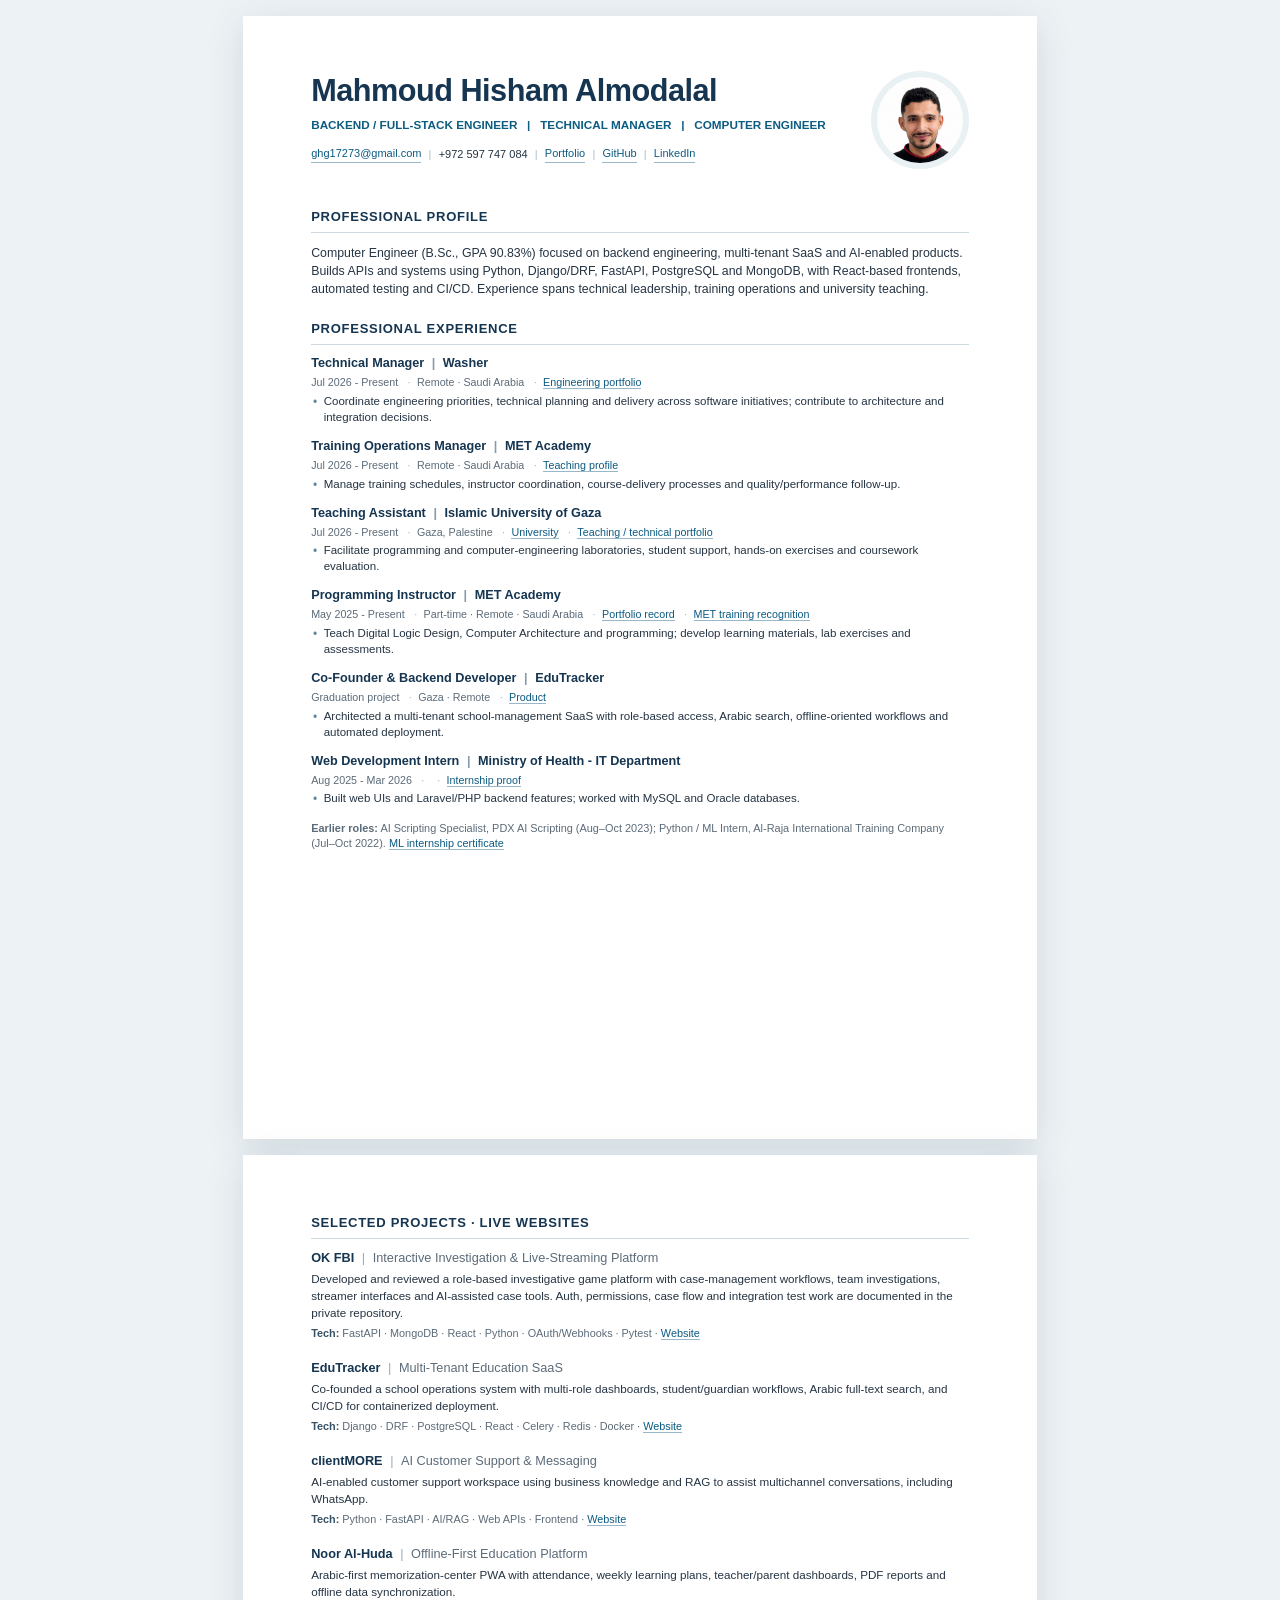
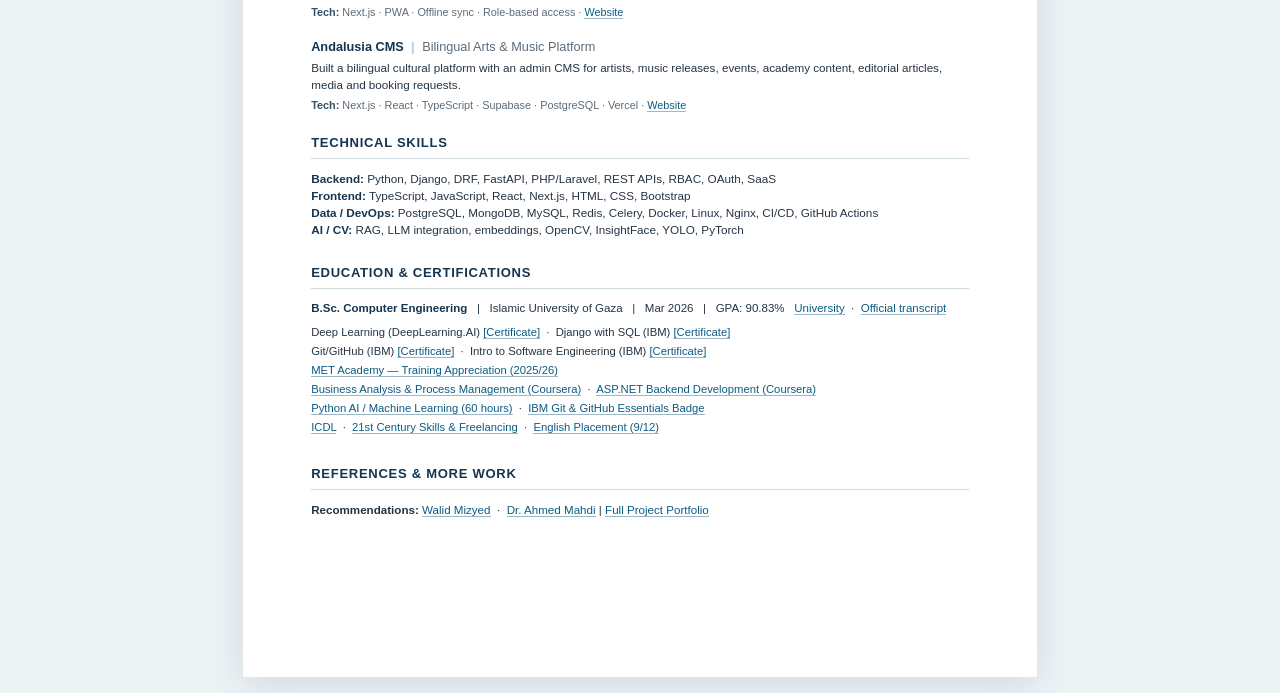
<file: professional-cv.html>
<!DOCTYPE html>
<html lang="en"><head><meta charset="utf-8"><meta name="viewport" content="width=device-width, initial-scale=1">
<title>Mahmoud Hisham Almodalal | Professional Resume</title>
<style>
:root{--navy:#153551;--accent:#0d5d82;--ink:#253443;--muted:#5c6b79;--rule:#cdd9e1}
*{box-sizing:border-box}
@page{size:A4;margin:0}
html,body{margin:0;padding:0;background:#edf2f5;color:var(--ink);font-family:Inter,Arial,Helvetica,sans-serif}
a{color:#0c5b82;text-decoration:none;border-bottom:.6px solid #98b8c9}
.page{background:#fff;width:210mm;min-height:297mm;padding:15mm 18mm 14mm;margin:0 auto;overflow:hidden;break-after:page;page-break-after:always}
.page:last-child{break-after:auto;page-break-after:auto}
.header{position:relative;min-height:29mm;padding:0 29mm 0 0;margin:0 0 7mm}
.name{font-size:23pt;color:var(--navy);font-weight:760;letter-spacing:-.5px;line-height:1.11;white-space:nowrap;margin:0 0 2.5mm}
.subtitle{font:700 8.8pt/1.5 Inter,Arial,sans-serif;color:var(--accent);white-space:normal;margin-bottom:3mm}
.contact{display:flex;align-items:center;flex-wrap:wrap;font-size:8.25pt;line-height:1.5;gap:1.9mm;white-space:normal}
.contact .sep{color:#a8bbc8}
.avatar{position:absolute;top:-.5mm;right:0;width:26mm;height:26mm;overflow:hidden;border-radius:50%;border:1.7mm solid #eaf1f5;background:#eef4f7}
.avatar img{width:100%;height:100%;object-fit:cover;object-position:center 18%}
.sechead{display:block;border-bottom:1px solid var(--rule);font:750 9.8pt/1.3 Inter,Arial,sans-serif;letter-spacing:.7px;color:var(--navy);text-transform:uppercase;padding-bottom:1.6mm;margin:0 0 3mm}
.sechead:after{content:none}
.profile{font:400 9.25pt/1.47 Inter,Arial,sans-serif;margin:0 0 6mm}
.experience{position:static;padding:0;margin:0;border:0}
.job{border:0;position:relative;margin:0 0 3.5mm;padding:0;break-inside:avoid}
.job:before{content:none}
.role{display:flex;gap:2mm;align-items:baseline;white-space:normal;font:600 9.5pt/1.25 Inter,Arial,sans-serif;color:var(--navy);margin:0 0 .8mm}
.role strong{color:var(--navy)}
.role .bar{color:#879aa9}
.jobmeta{font:400 8.05pt/1.4 Inter,Arial,sans-serif;display:flex;flex-wrap:wrap;align-items:center;gap:1.7mm;color:var(--muted);margin:0 0 1mm}
.meta{display:inline;padding:0}
.meta.chip{background:none;padding:0;color:var(--muted)}
.meta:not(:last-child):after{content:" · ";color:#a3b4c0;margin-left:1.7mm}
.jobdesc{font:400 8.65pt/1.38 Inter,Arial,sans-serif;padding-left:3.3mm;position:relative}
.jobdesc:before{content:"•";font-size:9pt;color:#6287a2;left:.5mm;position:absolute}
.earlier{font:400 8.2pt/1.42 Inter,Arial,sans-serif;color:var(--muted);margin:1.1mm 0 0}
.page.two{padding-top:16mm}
.project{margin:0 0 5.15mm;break-inside:avoid}
.project-title{display:flex;flex-wrap:wrap;align-items:baseline;gap:2mm;font:500 9.55pt/1.32 Inter,Arial,sans-serif;color:var(--muted);margin:0 0 1.1mm}
.project-title strong{color:var(--navy);font-weight:750}
.project-title span{color:#98a9b6}
.project p{font:400 8.75pt/1.43 Inter,Arial,sans-serif;margin:0 0 1.2mm}
.tech{font:400 8.15pt/1.35 Inter,Arial,sans-serif;color:var(--muted)}
.tech strong{color:#365166}
.skills-sec{margin-top:6mm}
.skill{font:400 8.8pt/1.45 Inter,Arial,sans-serif}
.skill strong{color:var(--navy)}
.edu-sec{margin-top:7mm}
.edu{font:400 8.65pt/1.4 Inter,Arial,sans-serif;margin:0 0 2mm}
.edu strong{color:var(--navy)}
.cert{font:400 8.45pt/1.52 Inter,Arial,sans-serif;margin-bottom:.5mm}
.refs-sec{margin-top:8mm}
.refs{font:400 8.7pt/1.4 Inter,Arial,sans-serif}
@media screen{.page{box-shadow:0 8px 36px #24415b22;margin:16px auto}}
@media print{html,body{background:white}.page{box-shadow:none;margin:0;print-color-adjust:exact;-webkit-print-color-adjust:exact}}
</style></head><body>
<main>
<section class="page one">
<header class="header">
<h1 class="name">Mahmoud Hisham Almodalal</h1>
<div class="subtitle">BACKEND / FULL-STACK ENGINEER &nbsp; | &nbsp; TECHNICAL MANAGER &nbsp; | &nbsp; COMPUTER ENGINEER</div>
<div class="contact"><a class="mail" href="mailto:ghg17273@gmail.com">ghg17273@gmail.com</a><span class="sep">|</span><span>+972 597 747 084</span><span class="sep">|</span><a href="https://mahmoud-almoudalal.me/">Portfolio</a><span class="sep">|</span><a href="https://github.com/MahmoudAlmodalal">GitHub</a><span class="sep">|</span><a href="https://www.linkedin.com/in/mahmoud-almodalal-7a296a360">LinkedIn</a></div>
<div class="avatar"><img src="[data-uri]" alt="Professional portrait of Mahmoud Almodalal"></div>
</header>
<section><h2 class="sechead">PROFESSIONAL PROFILE</h2><p class="profile">Computer Engineer (B.Sc., GPA 90.83%) focused on backend engineering, multi-tenant SaaS and AI-enabled products. Builds APIs and systems using Python, Django/DRF, FastAPI, PostgreSQL and MongoDB, with React-based frontends, automated testing and CI/CD. Experience spans technical leadership, training operations and university teaching.</p></section>
<section><h2 class="sechead">PROFESSIONAL EXPERIENCE</h2><div class="experience"><article class="job"><div class="role"><strong>Technical Manager</strong><span class="bar">|</span><span>Washer</span></div><div class="jobmeta"><span class="meta chip">Jul 2026 - Present</span><span class="meta location">Remote · Saudi Arabia</span><span class="meta"><a class="meta-link" href="https://mahmoud-almoudalal.me/">Engineering portfolio</a></span></div><div class="jobdesc">Coordinate engineering priorities, technical planning and delivery across software initiatives; contribute to architecture and integration decisions.</div></article><article class="job"><div class="role"><strong>Training Operations Manager</strong><span class="bar">|</span><span>MET Academy</span></div><div class="jobmeta"><span class="meta chip">Jul 2026 - Present</span><span class="meta location">Remote · Saudi Arabia</span><span class="meta"><a class="meta-link" href="https://mahmoud-almoudalal.me/#experience">Teaching profile</a></span></div><div class="jobdesc">Manage training schedules, instructor coordination, course-delivery processes and quality/performance follow-up.</div></article><article class="job"><div class="role"><strong>Teaching Assistant</strong><span class="bar">|</span><span>Islamic University of Gaza</span></div><div class="jobmeta"><span class="meta chip">Jul 2026 - Present</span><span class="meta location">Gaza, Palestine</span><span class="meta"><a class="meta-link" href="https://www.iugaza.edu.ps/">University</a></span><span class="meta"><a class="meta-link" href="https://mahmoud-almoudalal.me/">Teaching / technical portfolio</a></span></div><div class="jobdesc">Facilitate programming and computer-engineering laboratories, student support, hands-on exercises and coursework evaluation.</div></article><article class="job"><div class="role"><strong>Programming Instructor</strong><span class="bar">|</span><span>MET Academy</span></div><div class="jobmeta"><span class="meta chip">May 2025 - Present</span><span class="meta location">Part-time · Remote · Saudi Arabia</span><span class="meta"><a class="meta-link" href="https://mahmoud-almoudalal.me/#experience">Portfolio record</a></span><span class="meta"><a class="meta-link" href="https://drive.google.com/file/d/1XfsGUthJqXFpSu-G3zDeHFc1phFqAAWh/view?usp=drivesdk">MET training recognition</a></span></div><div class="jobdesc">Teach Digital Logic Design, Computer Architecture and programming; develop learning materials, lab exercises and assessments.</div></article><article class="job"><div class="role"><strong>Co-Founder &amp; Backend Developer</strong><span class="bar">|</span><span>EduTracker</span></div><div class="jobmeta"><span class="meta chip">Graduation project</span><span class="meta location">Gaza · Remote</span><span class="meta"><a class="meta-link" href="https://edutracker.site/">Product</a></span></div><div class="jobdesc">Architected a multi-tenant school-management SaaS with role-based access, Arabic search, offline-oriented workflows and automated deployment.</div></article><article class="job"><div class="role"><strong>Web Development Intern</strong><span class="bar">|</span><span>Ministry of Health - IT Department</span></div><div class="jobmeta"><span class="meta chip">Aug 2025 - Mar 2026</span><span class="meta location"></span><span class="meta"><a class="meta-link" href="https://drive.google.com/file/d/1H_FdSsaltjV1vTKjU2tUGsFjHvarKGod/view?usp=drivesdk">Internship proof</a></span></div><div class="jobdesc">Built web UIs and Laravel/PHP backend features; worked with MySQL and Oracle databases.</div></article><div class="earlier"><strong>Earlier roles:</strong> AI Scripting Specialist, PDX AI Scripting (Aug–Oct 2023); Python / ML Intern, Al-Raja International Training Company (Jul–Oct 2022).  <a href="https://drive.google.com/file/d/1RlaWqB8QyC5B2vpcOuQ_T5vArafchTEE/view?usp=drivesdk" target="_blank" rel="noopener noreferrer">ML internship certificate</a></div></div></section>
</section>
<section class="page two">
<section><h2 class="sechead">SELECTED PROJECTS · LIVE WEBSITES</h2><article class="project"><div class="project-title"><strong>OK FBI</strong><span>|</span>Interactive Investigation &amp; Live-Streaming Platform</div><p>Developed and reviewed a role-based investigative game platform with case-management workflows, team investigations, streamer interfaces and AI-assisted case tools. Auth, permissions, case flow and integration test work are documented in the private repository.</p><div class="tech"><strong>Tech:</strong> FastAPI · MongoDB · React · Python · OAuth/Webhooks · Pytest   ·   <a href="https://okfbi.com/" target="_blank" rel="noopener noreferrer">Website</a></div></article><article class="project"><div class="project-title"><strong>EduTracker</strong><span>|</span>Multi-Tenant Education SaaS</div><p>Co-founded a school operations system with multi-role dashboards, student/guardian workflows, Arabic full-text search, and CI/CD for containerized deployment.</p><div class="tech"><strong>Tech:</strong> Django · DRF · PostgreSQL · React · Celery · Redis · Docker   ·   <a href="https://edutracker.site/" target="_blank" rel="noopener noreferrer">Website</a></div></article><article class="project"><div class="project-title"><strong>clientMORE</strong><span>|</span>AI Customer Support &amp; Messaging</div><p>AI-enabled customer support workspace using business knowledge and RAG to assist multichannel conversations, including WhatsApp.</p><div class="tech"><strong>Tech:</strong> Python · FastAPI · AI/RAG · Web APIs · Frontend   ·   <a href="https://more-client-bay.vercel.app" target="_blank" rel="noopener noreferrer">Website</a></div></article><article class="project"><div class="project-title"><strong>Noor Al-Huda</strong><span>|</span>Offline-First Education Platform</div><p>Arabic-first memorization-center PWA with attendance, weekly learning plans, teacher/parent dashboards, PDF reports and offline data synchronization.</p><div class="tech"><strong>Tech:</strong> Next.js · PWA · Offline sync · Role-based access   ·   <a href="https://nooralhodaa.vercel.app/login" target="_blank" rel="noopener noreferrer">Website</a></div></article><article class="project"><div class="project-title"><strong>Andalusia CMS</strong><span>|</span>Bilingual Arts &amp; Music Platform</div><p>Built a bilingual cultural platform with an admin CMS for artists, music releases, events, academy content, editorial articles, media and booking requests.</p><div class="tech"><strong>Tech:</strong> Next.js · React · TypeScript · Supabase · PostgreSQL · Vercel   ·   <a href="https://cms-drab-eight.vercel.app/" target="_blank" rel="noopener noreferrer">Website</a></div></article></section>
<section class="skills-sec"><h2 class="sechead">TECHNICAL SKILLS</h2><div class="skill"><strong>Backend:</strong> Python, Django, DRF, FastAPI, PHP/Laravel, REST APIs, RBAC, OAuth, SaaS</div><div class="skill"><strong>Frontend:</strong> TypeScript, JavaScript, React, Next.js, HTML, CSS, Bootstrap</div><div class="skill"><strong>Data / DevOps:</strong> PostgreSQL, MongoDB, MySQL, Redis, Celery, Docker, Linux, Nginx, CI/CD, GitHub Actions</div><div class="skill"><strong>AI / CV:</strong> RAG, LLM integration, embeddings, OpenCV, InsightFace, YOLO, PyTorch</div></section>
<section class="edu-sec"><h2 class="sechead">EDUCATION &amp; CERTIFICATIONS</h2><div class="edu"><strong>B.Sc. Computer Engineering</strong> &nbsp; | &nbsp; Islamic University of Gaza &nbsp; | &nbsp; Mar 2026 &nbsp; | &nbsp; GPA: 90.83% &nbsp; <a href="https://www.iugaza.edu.ps/">University</a> &nbsp;·&nbsp; <a href="https://drive.google.com/file/d/1GqGyV9ShikQ8PpsfVFmBC9V7MKOi0z6t/view?usp=drivesdk">Official transcript</a></div><div class="cert">Deep Learning (DeepLearning.AI) <a href="https://www.coursera.org/account/accomplishments/records/WTXT7HLCXZ3S" target="_blank" rel="noopener noreferrer">[Certificate]</a> &nbsp;&middot;&nbsp; Django with SQL (IBM) <a href="https://www.coursera.org/account/accomplishments/verify/50FYZOK7Z0T7" target="_blank" rel="noopener noreferrer">[Certificate]</a></div><div class="cert">Git/GitHub (IBM) <a href="https://www.coursera.org/account/accomplishments/verify/UN888SH5CCT9" target="_blank" rel="noopener noreferrer">[Certificate]</a> &nbsp;&middot;&nbsp; Intro to Software Engineering (IBM) <a href="https://drive.google.com/file/d/1cJNmkPzpMKer6oXHcszTVIuJ0A3tW_-5/view?usp=drivesdk" target="_blank" rel="noopener noreferrer">[Certificate]</a></div><div class="cert"><a href="https://drive.google.com/file/d/1XfsGUthJqXFpSu-G3zDeHFc1phFqAAWh/view?usp=drivesdk" target="_blank" rel="noopener noreferrer">MET Academy — Training Appreciation (2025/26)</a></div><div class="cert"><a href="https://drive.google.com/file/d/1R06xuyAvlfjyUzUPIEPWjtrJX2QJy5SY/view?usp=drivesdk" target="_blank" rel="noopener noreferrer">Business Analysis &amp; Process Management (Coursera)</a> &nbsp;&middot;&nbsp; <a href="https://drive.google.com/file/d/1k2xv5Aik6yCLRKsQtT0c1S9dvQU54TQ0/view?usp=drivesdk" target="_blank" rel="noopener noreferrer">ASP.NET Backend Development (Coursera)</a></div><div class="cert"><a href="https://drive.google.com/file/d/1ZFQYfGdLu73LOr8wxRNhCBUvOfyc7mOH/view?usp=drivesdk" target="_blank" rel="noopener noreferrer">Python AI / Machine Learning (60 hours)</a> &nbsp;&middot;&nbsp; <a href="https://drive.google.com/file/d/1KPKsyZK15C_bxLeWHpl1GPPacouNOA6-/view?usp=drivesdk" target="_blank" rel="noopener noreferrer">IBM Git &amp; GitHub Essentials Badge</a></div><div class="cert"><a href="https://drive.google.com/file/d/1kmmxExq2e7vNspxOlzKUUaXNAhP_vGq2/view?usp=drivesdk" target="_blank" rel="noopener noreferrer">ICDL</a> &nbsp;&middot;&nbsp; <a href="https://drive.google.com/file/d/18ZY4TXF7KED_IOCufIkCxhqRvHlBp9dw/view?usp=drivesdk" target="_blank" rel="noopener noreferrer">21st Century Skills &amp; Freelancing</a> &nbsp;&middot;&nbsp; <a href="https://drive.google.com/file/d/1qBWt67BhOoK0XjMtXb6hp7qORS9EIanI/view?usp=drivesdk" target="_blank" rel="noopener noreferrer">English Placement (9/12)</a></div></section>
<section class="refs-sec"><h2 class="sechead">REFERENCES &amp; MORE WORK</h2><div class="refs"><strong>Recommendations:</strong> <a href="https://drive.google.com/file/d/1RqoE0oy-VETh7bBWEVgYZQ8gQNSDRoGc/view?usp=drivesdk" target="_blank" rel="noopener noreferrer">Walid Mizyed</a> &nbsp;&middot;&nbsp; <a href="https://drive.google.com/file/d/1QDfudN18snAbrgE5Dfl66BUVxR7DY1Tn/view?usp=drivesdk" target="_blank" rel="noopener noreferrer">Dr. Ahmed Mahdi</a>    |    <a href="https://mahmoud-almoudalal.me/" target="_blank" rel="noopener noreferrer">Full Project Portfolio</a></div></section>
</section>
</main>
</body></html>
</file>
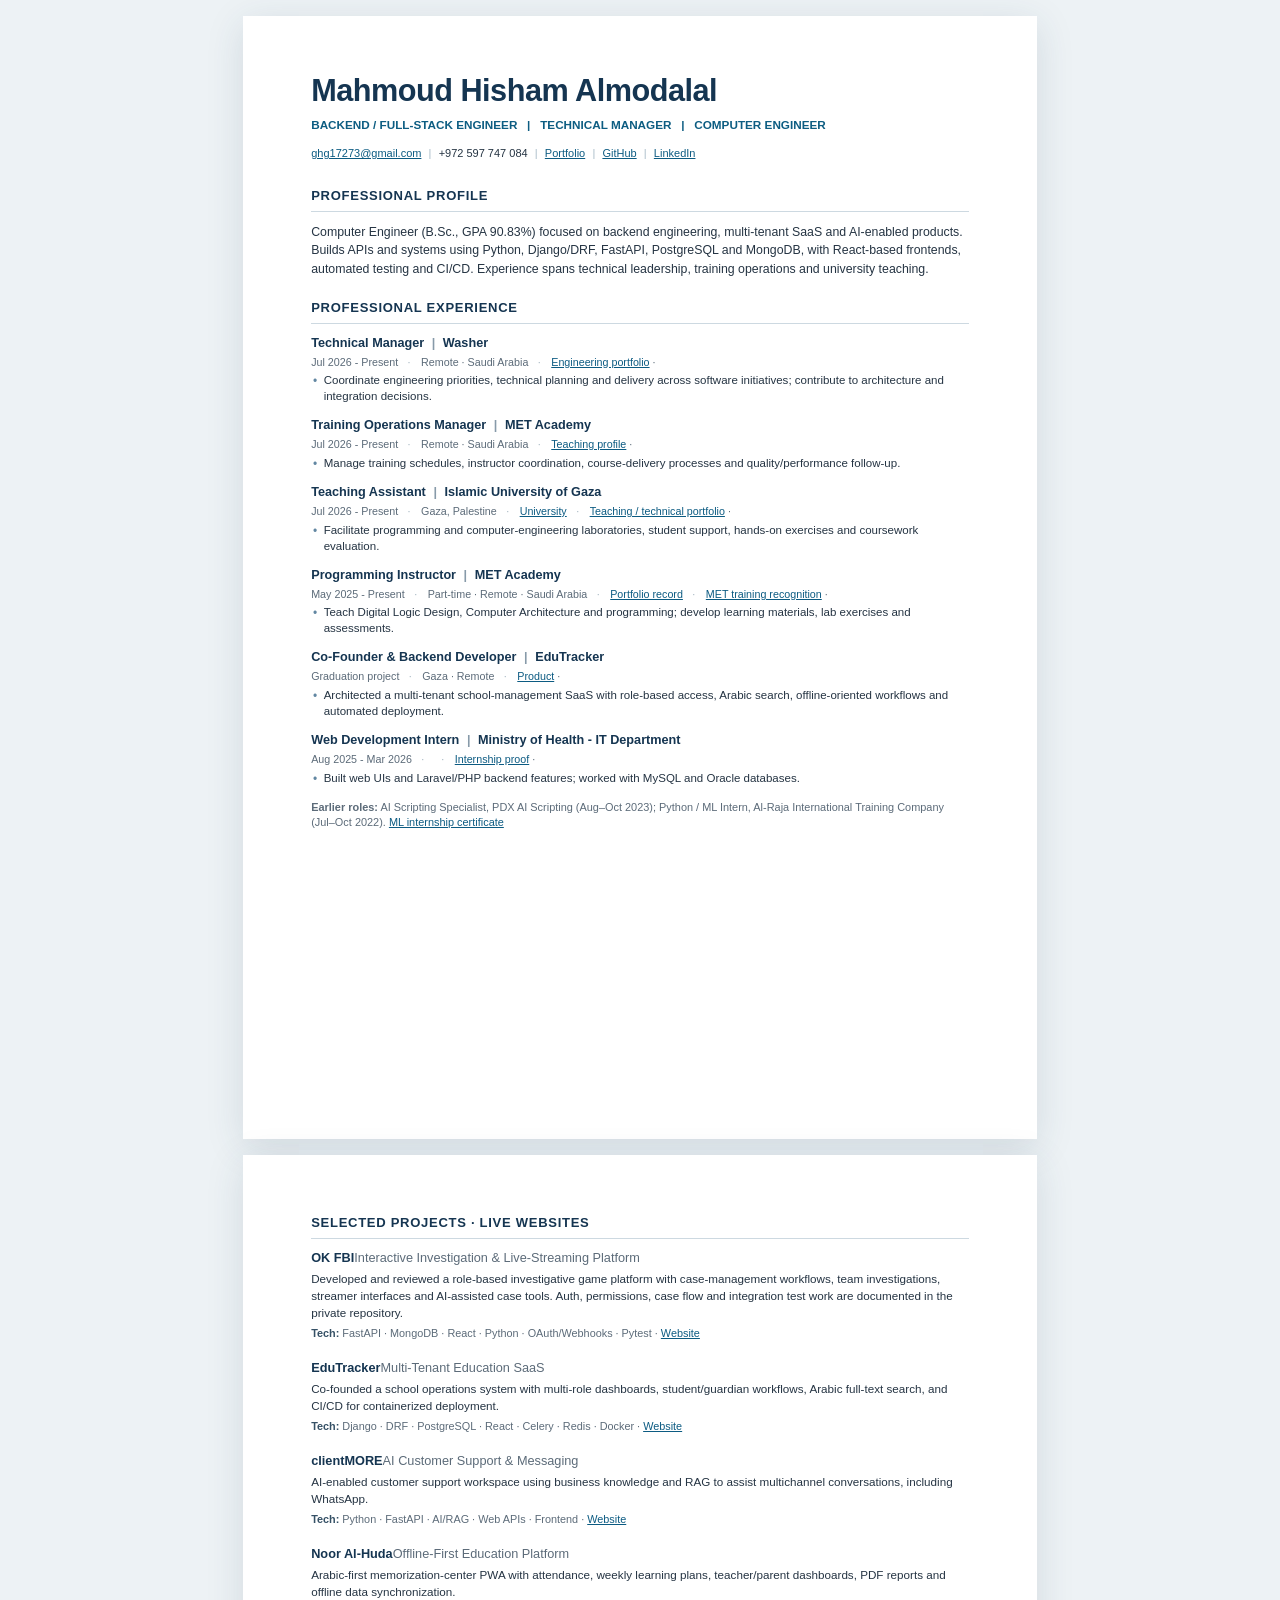
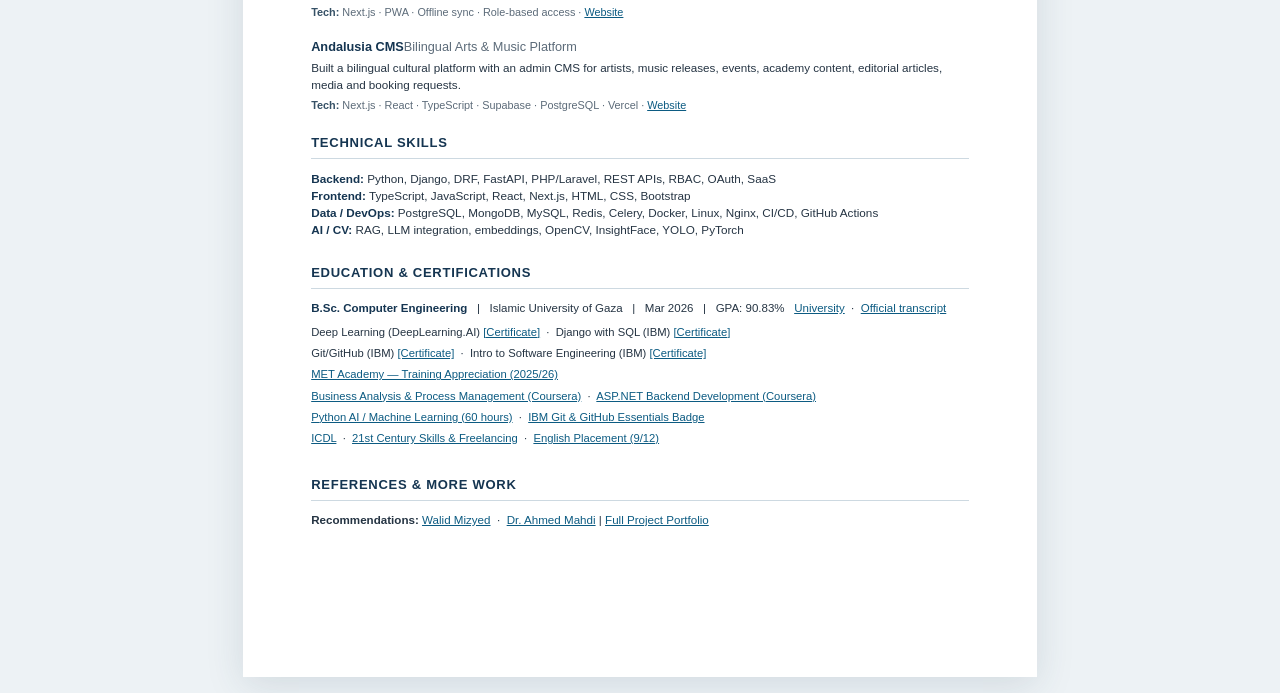
<file: resume.html>
<!DOCTYPE html>
<html lang="en"><head><meta charset="utf-8"><meta name="viewport" content="width=device-width, initial-scale=1">
<title>Mahmoud Hisham Almodalal | ATS Resume</title>
<style>
:root{--navy:#153551;--accent:#0d5d82;--ink:#253443;--muted:#5c6b79;--rule:#cdd9e1}
*{box-sizing:border-box}
@page{size:A4;margin:0}
html,body{margin:0;padding:0;background:#edf2f5;color:var(--ink);font-family:Inter,Arial,Helvetica,sans-serif}
a{color:#0c5b82;text-decoration:none;border-bottom:.6px solid #98b8c9}
.page{background:#fff;width:210mm;min-height:297mm;padding:15mm 18mm 14mm;margin:0 auto;overflow:hidden;break-after:page;page-break-after:always}
.page:last-child{break-after:auto;page-break-after:auto}
.header{position:relative;min-height:29mm;padding:0 29mm 0 0;margin:0 0 7mm}
.name{font-size:23pt;color:var(--navy);font-weight:760;letter-spacing:-.5px;line-height:1.11;white-space:nowrap;margin:0 0 2.5mm}
.subtitle{font:700 8.8pt/1.5 Inter,Arial,sans-serif;color:var(--accent);white-space:normal;margin-bottom:3mm}
.contact{display:flex;align-items:center;flex-wrap:wrap;font-size:8.25pt;line-height:1.5;gap:1.9mm;white-space:normal}
.contact .sep{color:#a8bbc8}
.avatar{position:absolute;top:-.5mm;right:0;width:26mm;height:26mm;overflow:hidden;border-radius:50%;border:1.7mm solid #eaf1f5;background:#eef4f7}
.avatar img{width:100%;height:100%;object-fit:cover;object-position:center 18%}
.sechead{display:block;border-bottom:1px solid var(--rule);font:750 9.8pt/1.3 Inter,Arial,sans-serif;letter-spacing:.7px;color:var(--navy);text-transform:uppercase;padding-bottom:1.6mm;margin:0 0 3mm}
.sechead:after{content:none}
.profile{font:400 9.25pt/1.47 Inter,Arial,sans-serif;margin:0 0 6mm}
.experience{position:static;padding:0;margin:0;border:0}
.job{border:0;position:relative;margin:0 0 3.5mm;padding:0;break-inside:avoid}
.job:before{content:none}
.role{display:flex;gap:2mm;align-items:baseline;white-space:normal;font:600 9.5pt/1.25 Inter,Arial,sans-serif;color:var(--navy);margin:0 0 .8mm}
.role strong{color:var(--navy)}
.role .bar{color:#879aa9}
.jobmeta{font:400 8.05pt/1.4 Inter,Arial,sans-serif;display:flex;flex-wrap:wrap;align-items:center;gap:1.7mm;color:var(--muted);margin:0 0 1mm}
.meta{display:inline;padding:0}
.meta.chip{background:none;padding:0;color:var(--muted)}
.meta:not(:last-child):after{content:" · ";color:#a3b4c0;margin-left:1.7mm}
.jobdesc{font:400 8.65pt/1.38 Inter,Arial,sans-serif;padding-left:3.3mm;position:relative}
.jobdesc:before{content:"•";font-size:9pt;color:#6287a2;left:.5mm;position:absolute}
.earlier{font:400 8.2pt/1.42 Inter,Arial,sans-serif;color:var(--muted);margin:1.1mm 0 0}
.page.two{padding-top:16mm}
.project{margin:0 0 5.15mm;break-inside:avoid}
.project-title{display:flex;flex-wrap:wrap;align-items:baseline;gap:2mm;font:500 9.55pt/1.32 Inter,Arial,sans-serif;color:var(--muted);margin:0 0 1.1mm}
.project-title strong{color:var(--navy);font-weight:750}
.project-title span{color:#98a9b6}
.project p{font:400 8.75pt/1.43 Inter,Arial,sans-serif;margin:0 0 1.2mm}
.tech{font:400 8.15pt/1.35 Inter,Arial,sans-serif;color:var(--muted)}
.tech strong{color:#365166}
.skills-sec{margin-top:6mm}
.skill{font:400 8.8pt/1.45 Inter,Arial,sans-serif}
.skill strong{color:var(--navy)}
.edu-sec{margin-top:7mm}
.edu{font:400 8.65pt/1.4 Inter,Arial,sans-serif;margin:0 0 2mm}
.edu strong{color:var(--navy)}
.cert{font:400 8.45pt/1.52 Inter,Arial,sans-serif;margin-bottom:.5mm}
.refs-sec{margin-top:8mm}
.refs{font:400 8.7pt/1.4 Inter,Arial,sans-serif}
@media screen{.page{box-shadow:0 8px 36px #24415b22;margin:16px auto}}
@media print{html,body{background:white}.page{box-shadow:none;margin:0;print-color-adjust:exact;-webkit-print-color-adjust:exact}}

.avatar{display:none!important}.header{padding-right:0;min-height:auto}
.name{font-size:23pt}.page{overflow:visible}
.jobmeta{display:block}.meta{margin-right:2mm}.meta:after{content:" · "}
.project-title{display:block}.project-title span{display:none}
.cert{line-height:1.45;margin-bottom:1.3mm}
a{text-decoration:underline;border:none}
</style></head><body>
<main>
<section class="page one">
<header class="header">
<h1 class="name">Mahmoud Hisham Almodalal</h1>
<div class="subtitle">BACKEND / FULL-STACK ENGINEER &nbsp; | &nbsp; TECHNICAL MANAGER &nbsp; | &nbsp; COMPUTER ENGINEER</div>
<div class="contact"><a class="mail" href="mailto:ghg17273@gmail.com">ghg17273@gmail.com</a><span class="sep">|</span><span>+972 597 747 084</span><span class="sep">|</span><a href="https://mahmoud-almoudalal.me/">Portfolio</a><span class="sep">|</span><a href="https://github.com/MahmoudAlmodalal">GitHub</a><span class="sep">|</span><a href="https://www.linkedin.com/in/mahmoud-almodalal-7a296a360">LinkedIn</a></div>

</header>
<section><h2 class="sechead">PROFESSIONAL PROFILE</h2><p class="profile">Computer Engineer (B.Sc., GPA 90.83%) focused on backend engineering, multi-tenant SaaS and AI-enabled products. Builds APIs and systems using Python, Django/DRF, FastAPI, PostgreSQL and MongoDB, with React-based frontends, automated testing and CI/CD. Experience spans technical leadership, training operations and university teaching.</p></section>
<section><h2 class="sechead">PROFESSIONAL EXPERIENCE</h2><div class="experience"><article class="job"><div class="role"><strong>Technical Manager</strong><span class="bar">|</span><span>Washer</span></div><div class="jobmeta"><span class="meta chip">Jul 2026 - Present</span><span class="meta location">Remote · Saudi Arabia</span><span class="meta"><a class="meta-link" href="https://mahmoud-almoudalal.me/">Engineering portfolio</a></span></div><div class="jobdesc">Coordinate engineering priorities, technical planning and delivery across software initiatives; contribute to architecture and integration decisions.</div></article><article class="job"><div class="role"><strong>Training Operations Manager</strong><span class="bar">|</span><span>MET Academy</span></div><div class="jobmeta"><span class="meta chip">Jul 2026 - Present</span><span class="meta location">Remote · Saudi Arabia</span><span class="meta"><a class="meta-link" href="https://mahmoud-almoudalal.me/#experience">Teaching profile</a></span></div><div class="jobdesc">Manage training schedules, instructor coordination, course-delivery processes and quality/performance follow-up.</div></article><article class="job"><div class="role"><strong>Teaching Assistant</strong><span class="bar">|</span><span>Islamic University of Gaza</span></div><div class="jobmeta"><span class="meta chip">Jul 2026 - Present</span><span class="meta location">Gaza, Palestine</span><span class="meta"><a class="meta-link" href="https://www.iugaza.edu.ps/">University</a></span><span class="meta"><a class="meta-link" href="https://mahmoud-almoudalal.me/">Teaching / technical portfolio</a></span></div><div class="jobdesc">Facilitate programming and computer-engineering laboratories, student support, hands-on exercises and coursework evaluation.</div></article><article class="job"><div class="role"><strong>Programming Instructor</strong><span class="bar">|</span><span>MET Academy</span></div><div class="jobmeta"><span class="meta chip">May 2025 - Present</span><span class="meta location">Part-time · Remote · Saudi Arabia</span><span class="meta"><a class="meta-link" href="https://mahmoud-almoudalal.me/#experience">Portfolio record</a></span><span class="meta"><a class="meta-link" href="https://drive.google.com/file/d/1XfsGUthJqXFpSu-G3zDeHFc1phFqAAWh/view?usp=drivesdk">MET training recognition</a></span></div><div class="jobdesc">Teach Digital Logic Design, Computer Architecture and programming; develop learning materials, lab exercises and assessments.</div></article><article class="job"><div class="role"><strong>Co-Founder &amp; Backend Developer</strong><span class="bar">|</span><span>EduTracker</span></div><div class="jobmeta"><span class="meta chip">Graduation project</span><span class="meta location">Gaza · Remote</span><span class="meta"><a class="meta-link" href="https://edutracker.site/">Product</a></span></div><div class="jobdesc">Architected a multi-tenant school-management SaaS with role-based access, Arabic search, offline-oriented workflows and automated deployment.</div></article><article class="job"><div class="role"><strong>Web Development Intern</strong><span class="bar">|</span><span>Ministry of Health - IT Department</span></div><div class="jobmeta"><span class="meta chip">Aug 2025 - Mar 2026</span><span class="meta location"></span><span class="meta"><a class="meta-link" href="https://drive.google.com/file/d/1H_FdSsaltjV1vTKjU2tUGsFjHvarKGod/view?usp=drivesdk">Internship proof</a></span></div><div class="jobdesc">Built web UIs and Laravel/PHP backend features; worked with MySQL and Oracle databases.</div></article><div class="earlier"><strong>Earlier roles:</strong> AI Scripting Specialist, PDX AI Scripting (Aug–Oct 2023); Python / ML Intern, Al-Raja International Training Company (Jul–Oct 2022).  <a href="https://drive.google.com/file/d/1RlaWqB8QyC5B2vpcOuQ_T5vArafchTEE/view?usp=drivesdk" target="_blank" rel="noopener noreferrer">ML internship certificate</a></div></div></section>
</section>
<section class="page two">
<section><h2 class="sechead">SELECTED PROJECTS · LIVE WEBSITES</h2><article class="project"><div class="project-title"><strong>OK FBI</strong><span>|</span>Interactive Investigation &amp; Live-Streaming Platform</div><p>Developed and reviewed a role-based investigative game platform with case-management workflows, team investigations, streamer interfaces and AI-assisted case tools. Auth, permissions, case flow and integration test work are documented in the private repository.</p><div class="tech"><strong>Tech:</strong> FastAPI · MongoDB · React · Python · OAuth/Webhooks · Pytest   ·   <a href="https://okfbi.com/" target="_blank" rel="noopener noreferrer">Website</a></div></article><article class="project"><div class="project-title"><strong>EduTracker</strong><span>|</span>Multi-Tenant Education SaaS</div><p>Co-founded a school operations system with multi-role dashboards, student/guardian workflows, Arabic full-text search, and CI/CD for containerized deployment.</p><div class="tech"><strong>Tech:</strong> Django · DRF · PostgreSQL · React · Celery · Redis · Docker   ·   <a href="https://edutracker.site/" target="_blank" rel="noopener noreferrer">Website</a></div></article><article class="project"><div class="project-title"><strong>clientMORE</strong><span>|</span>AI Customer Support &amp; Messaging</div><p>AI-enabled customer support workspace using business knowledge and RAG to assist multichannel conversations, including WhatsApp.</p><div class="tech"><strong>Tech:</strong> Python · FastAPI · AI/RAG · Web APIs · Frontend   ·   <a href="https://more-client-bay.vercel.app" target="_blank" rel="noopener noreferrer">Website</a></div></article><article class="project"><div class="project-title"><strong>Noor Al-Huda</strong><span>|</span>Offline-First Education Platform</div><p>Arabic-first memorization-center PWA with attendance, weekly learning plans, teacher/parent dashboards, PDF reports and offline data synchronization.</p><div class="tech"><strong>Tech:</strong> Next.js · PWA · Offline sync · Role-based access   ·   <a href="https://nooralhodaa.vercel.app/login" target="_blank" rel="noopener noreferrer">Website</a></div></article><article class="project"><div class="project-title"><strong>Andalusia CMS</strong><span>|</span>Bilingual Arts &amp; Music Platform</div><p>Built a bilingual cultural platform with an admin CMS for artists, music releases, events, academy content, editorial articles, media and booking requests.</p><div class="tech"><strong>Tech:</strong> Next.js · React · TypeScript · Supabase · PostgreSQL · Vercel   ·   <a href="https://cms-drab-eight.vercel.app/" target="_blank" rel="noopener noreferrer">Website</a></div></article></section>
<section class="skills-sec"><h2 class="sechead">TECHNICAL SKILLS</h2><div class="skill"><strong>Backend:</strong> Python, Django, DRF, FastAPI, PHP/Laravel, REST APIs, RBAC, OAuth, SaaS</div><div class="skill"><strong>Frontend:</strong> TypeScript, JavaScript, React, Next.js, HTML, CSS, Bootstrap</div><div class="skill"><strong>Data / DevOps:</strong> PostgreSQL, MongoDB, MySQL, Redis, Celery, Docker, Linux, Nginx, CI/CD, GitHub Actions</div><div class="skill"><strong>AI / CV:</strong> RAG, LLM integration, embeddings, OpenCV, InsightFace, YOLO, PyTorch</div></section>
<section class="edu-sec"><h2 class="sechead">EDUCATION &amp; CERTIFICATIONS</h2><div class="edu"><strong>B.Sc. Computer Engineering</strong> &nbsp; | &nbsp; Islamic University of Gaza &nbsp; | &nbsp; Mar 2026 &nbsp; | &nbsp; GPA: 90.83% &nbsp; <a href="https://www.iugaza.edu.ps/">University</a> &nbsp;·&nbsp; <a href="https://drive.google.com/file/d/1GqGyV9ShikQ8PpsfVFmBC9V7MKOi0z6t/view?usp=drivesdk">Official transcript</a></div><div class="cert">Deep Learning (DeepLearning.AI) <a href="https://www.coursera.org/account/accomplishments/records/WTXT7HLCXZ3S" target="_blank" rel="noopener noreferrer">[Certificate]</a> &nbsp;&middot;&nbsp; Django with SQL (IBM) <a href="https://www.coursera.org/account/accomplishments/verify/50FYZOK7Z0T7" target="_blank" rel="noopener noreferrer">[Certificate]</a></div><div class="cert">Git/GitHub (IBM) <a href="https://www.coursera.org/account/accomplishments/verify/UN888SH5CCT9" target="_blank" rel="noopener noreferrer">[Certificate]</a> &nbsp;&middot;&nbsp; Intro to Software Engineering (IBM) <a href="https://drive.google.com/file/d/1cJNmkPzpMKer6oXHcszTVIuJ0A3tW_-5/view?usp=drivesdk" target="_blank" rel="noopener noreferrer">[Certificate]</a></div><div class="cert"><a href="https://drive.google.com/file/d/1XfsGUthJqXFpSu-G3zDeHFc1phFqAAWh/view?usp=drivesdk" target="_blank" rel="noopener noreferrer">MET Academy — Training Appreciation (2025/26)</a></div><div class="cert"><a href="https://drive.google.com/file/d/1R06xuyAvlfjyUzUPIEPWjtrJX2QJy5SY/view?usp=drivesdk" target="_blank" rel="noopener noreferrer">Business Analysis &amp; Process Management (Coursera)</a> &nbsp;&middot;&nbsp; <a href="https://drive.google.com/file/d/1k2xv5Aik6yCLRKsQtT0c1S9dvQU54TQ0/view?usp=drivesdk" target="_blank" rel="noopener noreferrer">ASP.NET Backend Development (Coursera)</a></div><div class="cert"><a href="https://drive.google.com/file/d/1ZFQYfGdLu73LOr8wxRNhCBUvOfyc7mOH/view?usp=drivesdk" target="_blank" rel="noopener noreferrer">Python AI / Machine Learning (60 hours)</a> &nbsp;&middot;&nbsp; <a href="https://drive.google.com/file/d/1KPKsyZK15C_bxLeWHpl1GPPacouNOA6-/view?usp=drivesdk" target="_blank" rel="noopener noreferrer">IBM Git &amp; GitHub Essentials Badge</a></div><div class="cert"><a href="https://drive.google.com/file/d/1kmmxExq2e7vNspxOlzKUUaXNAhP_vGq2/view?usp=drivesdk" target="_blank" rel="noopener noreferrer">ICDL</a> &nbsp;&middot;&nbsp; <a href="https://drive.google.com/file/d/18ZY4TXF7KED_IOCufIkCxhqRvHlBp9dw/view?usp=drivesdk" target="_blank" rel="noopener noreferrer">21st Century Skills &amp; Freelancing</a> &nbsp;&middot;&nbsp; <a href="https://drive.google.com/file/d/1qBWt67BhOoK0XjMtXb6hp7qORS9EIanI/view?usp=drivesdk" target="_blank" rel="noopener noreferrer">English Placement (9/12)</a></div></section>
<section class="refs-sec"><h2 class="sechead">REFERENCES &amp; MORE WORK</h2><div class="refs"><strong>Recommendations:</strong> <a href="https://drive.google.com/file/d/1RqoE0oy-VETh7bBWEVgYZQ8gQNSDRoGc/view?usp=drivesdk" target="_blank" rel="noopener noreferrer">Walid Mizyed</a> &nbsp;&middot;&nbsp; <a href="https://drive.google.com/file/d/1QDfudN18snAbrgE5Dfl66BUVxR7DY1Tn/view?usp=drivesdk" target="_blank" rel="noopener noreferrer">Dr. Ahmed Mahdi</a>    |    <a href="https://mahmoud-almoudalal.me/" target="_blank" rel="noopener noreferrer">Full Project Portfolio</a></div></section>
</section>
</main>
</body></html>
</file>
